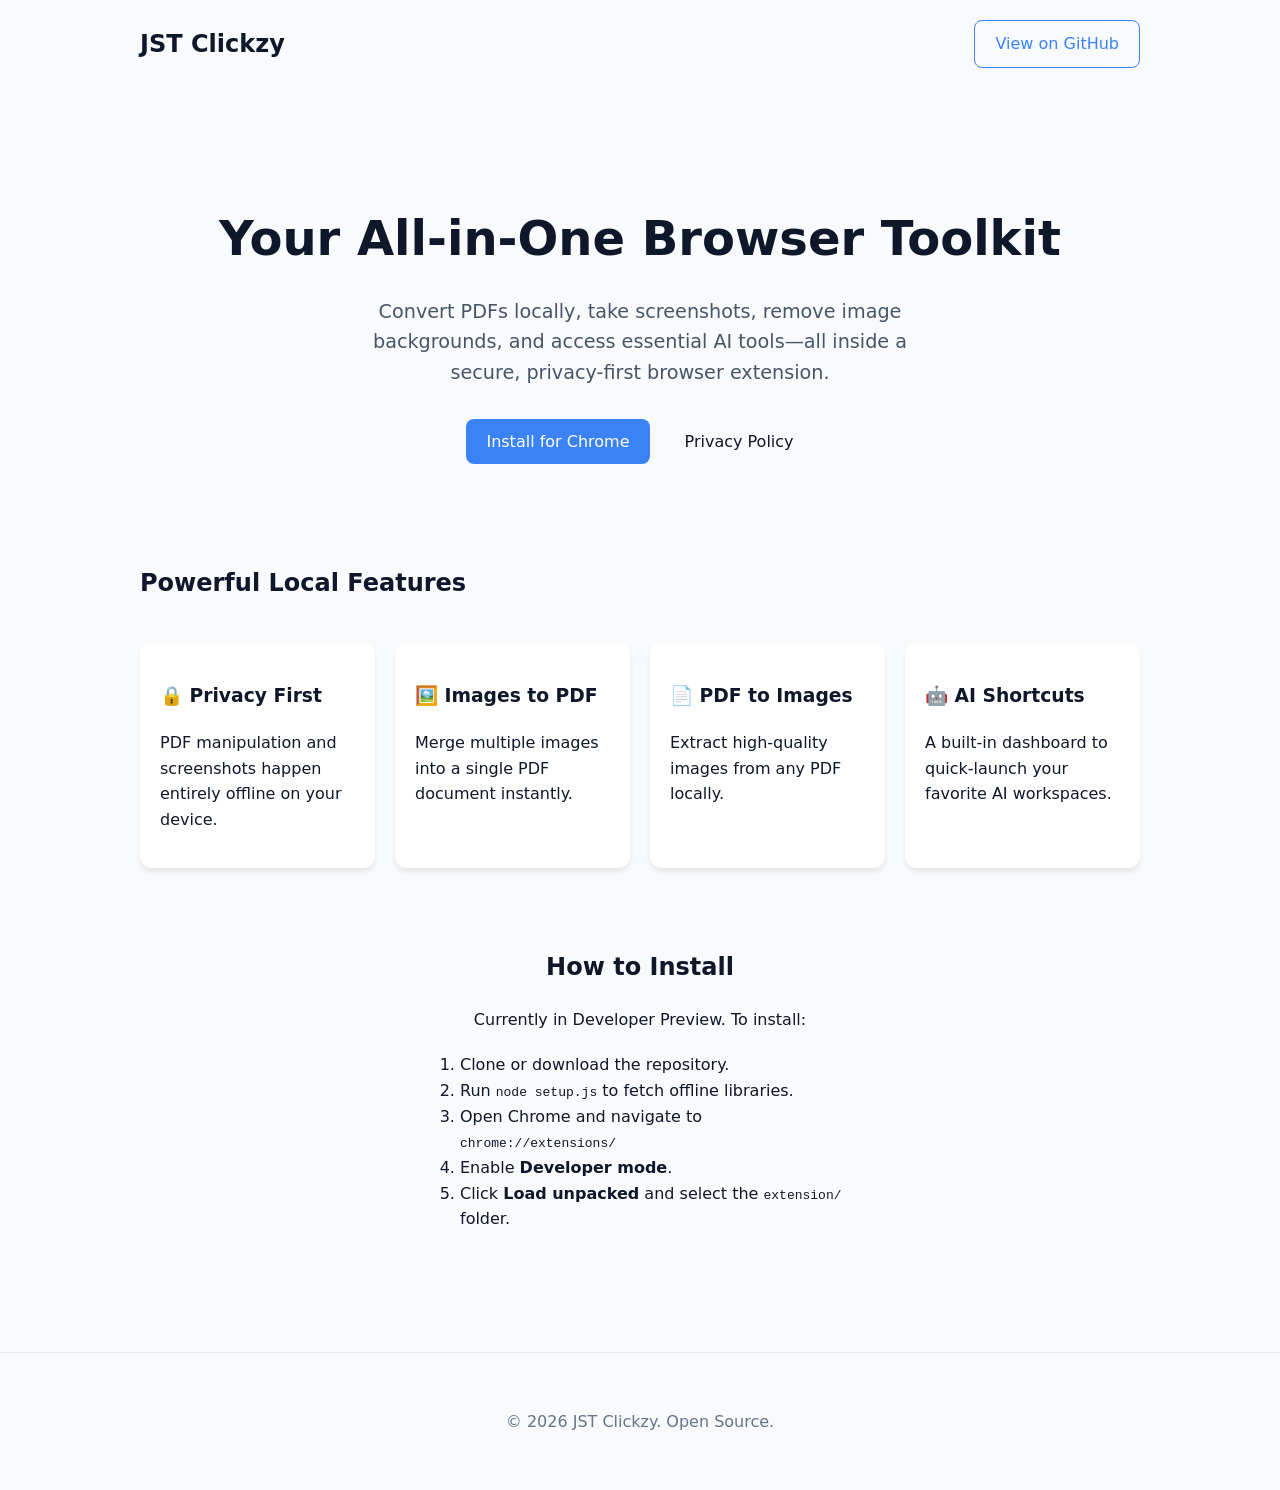
<file: website/index.html>
<!DOCTYPE html>
<html lang="en">
<head>
  <meta charset="UTF-8">
  <meta name="viewport" content="width=device-width, initial-scale=1.0">
  <title>JST Clickzy - The Privacy-First Productivity Extension</title>
  <link rel="stylesheet" href="styles.css">
</head>
<body>
  <header>
    <div class="container nav">
      <div class="logo">JST Clickzy</div>
      <a href="https://github.com/Sbasnayaka/JST-Clickzy.git" class="btn outline">View on GitHub</a>
    </div>
  </header>

  <main class="hero container">
    <div class="hero-text">
      <h1>Your All-in-One Browser Toolkit</h1>
      <p>Convert PDFs locally, take screenshots, remove image backgrounds, and access essential AI tools—all inside a secure, privacy-first browser extension.</p>
      <div class="actions">
        <a href="#install" class="btn solid">Install for Chrome</a>
        <a href="#privacy" class="btn text">Privacy Policy</a>
      </div>
    </div>
  </main>

  <section class="features container">
    <h2>Powerful Local Features</h2>
    <div class="feature-grid">
      <div class="card">
        <h3>🔒 Privacy First</h3>
        <p>PDF manipulation and screenshots happen entirely offline on your device.</p>
      </div>
      <div class="card">
        <h3>🖼️ Images to PDF</h3>
        <p>Merge multiple images into a single PDF document instantly.</p>
      </div>
      <div class="card">
        <h3>📄 PDF to Images</h3>
        <p>Extract high-quality images from any PDF locally.</p>
      </div>
      <div class="card">
        <h3>🤖 AI Shortcuts</h3>
        <p>A built-in dashboard to quick-launch your favorite AI workspaces.</p>
      </div>
    </div>
  </section>

  <section id="install" class="container text-center text-block">
    <h2>How to Install</h2>
    <p>Currently in Developer Preview. To install:</p>
    <ol style="text-align: left; max-width: 400px; margin: 20px auto;">
      <li>Clone or download the repository.</li>
      <li>Run <code>node setup.js</code> to fetch offline libraries.</li>
      <li>Open Chrome and navigate to <code>chrome://extensions/</code></li>
      <li>Enable <strong>Developer mode</strong>.</li>
      <li>Click <strong>Load unpacked</strong> and select the <code>extension/</code> folder.</li>
    </ol>
  </section>

  <footer>
    <div class="container">
      <p>&copy; 2026 JST Clickzy. Open Source.</p>
    </div>
  </footer>
</body>
</html>
</file>
<file: website/styles.css>
:root { --bg: #f8fafc; --text: #0f172a; --primary: #3b82f6; --surface: #ffffff; }
body { font-family: system-ui, sans-serif; background: var(--bg); color: var(--text); margin: 0; line-height: 1.6; }
.container { max-width: 1000px; margin: 0 auto; padding: 0 20px; }
.nav { display: flex; justify-content: space-between; align-items: center; padding: 20px 0; }
.logo { font-size: 1.5rem; font-weight: bold; }
.btn { text-decoration: none; padding: 10px 20px; border-radius: 8px; font-weight: 500; }
.btn.solid { background: var(--primary); color: white; }
.btn.outline { border: 1px solid var(--primary); color: var(--primary); }
.btn.text { color: var(--text); }
.hero { text-align: center; padding: 80px 0; }
.hero h1 { font-size: 3rem; margin-bottom: 20px; }
.hero p { font-size: 1.2rem; color: #475569; max-width: 600px; margin: 0 auto 30px; }
.actions { display: flex; gap: 15px; justify-content: center; }
.feature-grid { display: grid; grid-template-columns: repeat(auto-fit, minmax(200px, 1fr)); gap: 20px; margin-top: 40px; }
.card { background: var(--surface); padding: 20px; border-radius: 12px; box-shadow: 0 4px 6px -1px rgba(0,0,0,0.1); }
.text-center { text-align: center; }
.text-block { padding: 60px 0; }
footer { text-align: center; padding: 40px 0; color: #64748b; border-top: 1px solid #e2e8f0; margin-top: 40px; }
</file>
